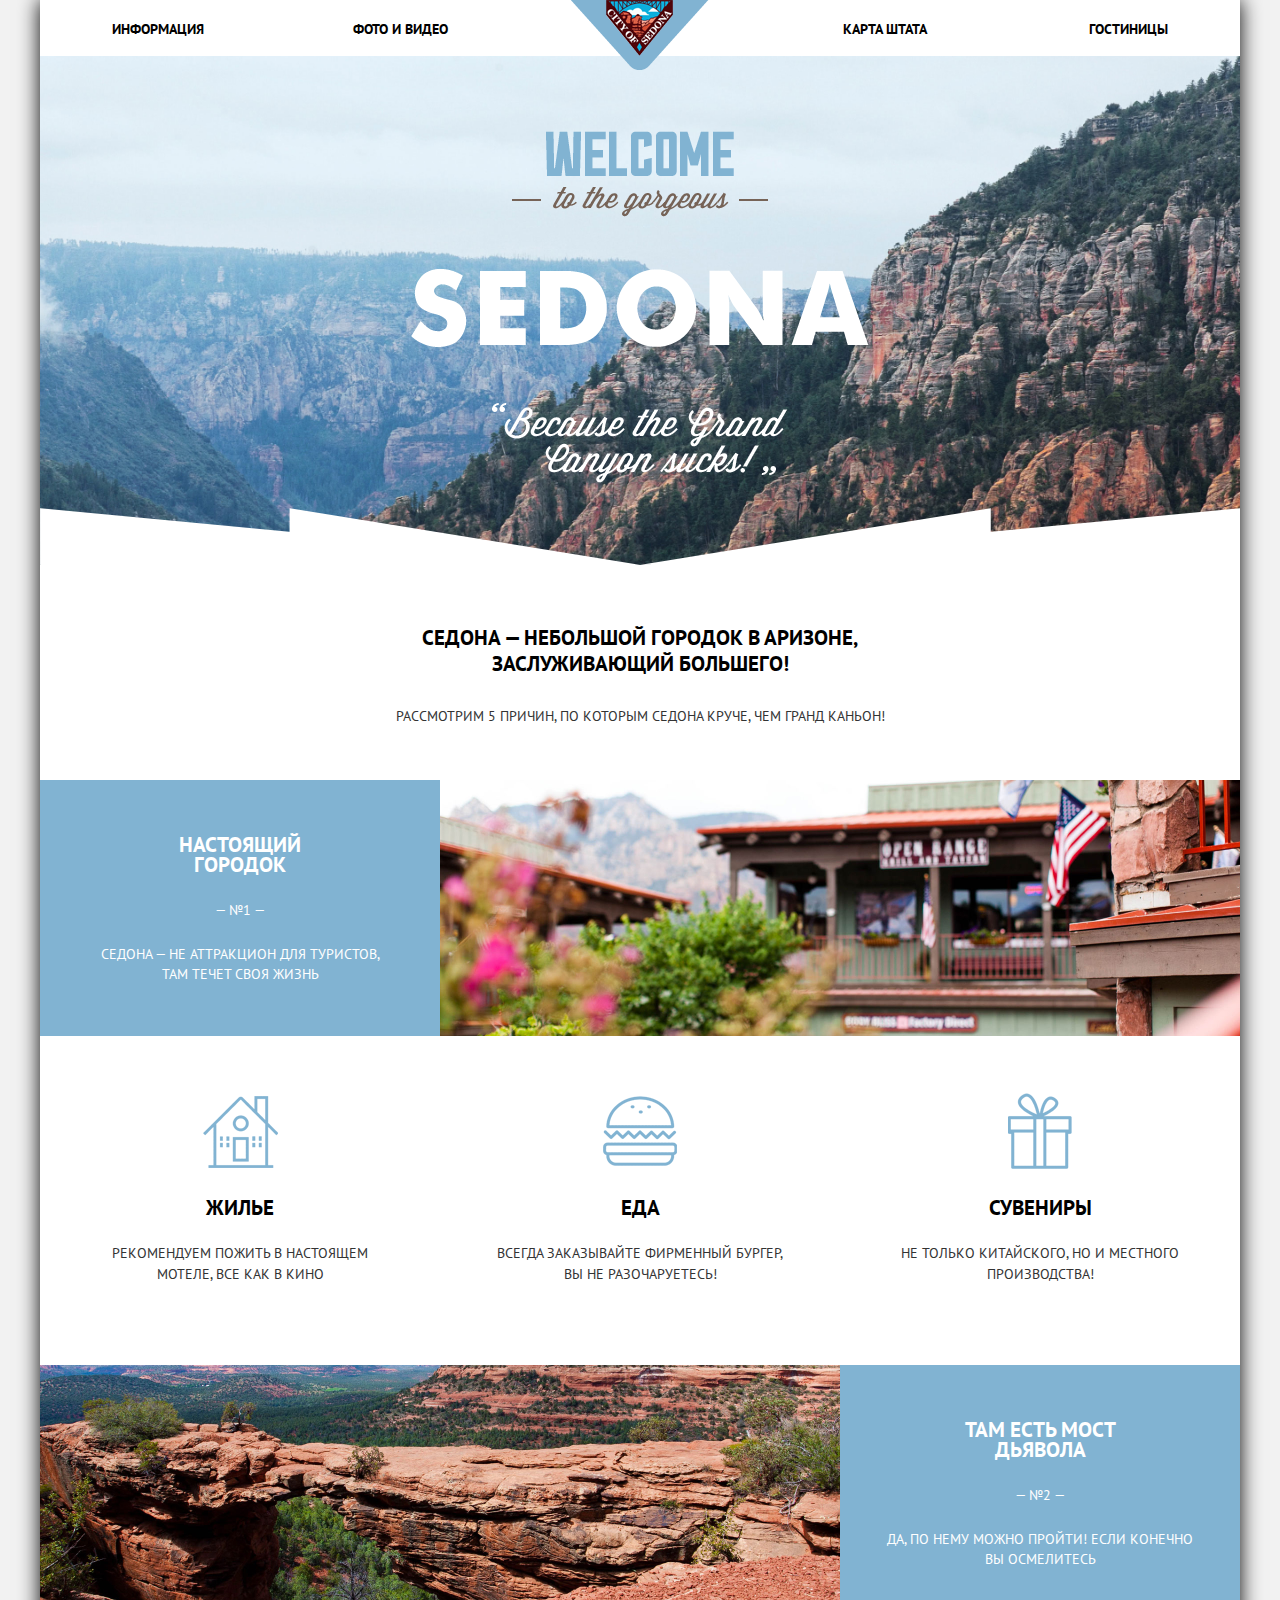
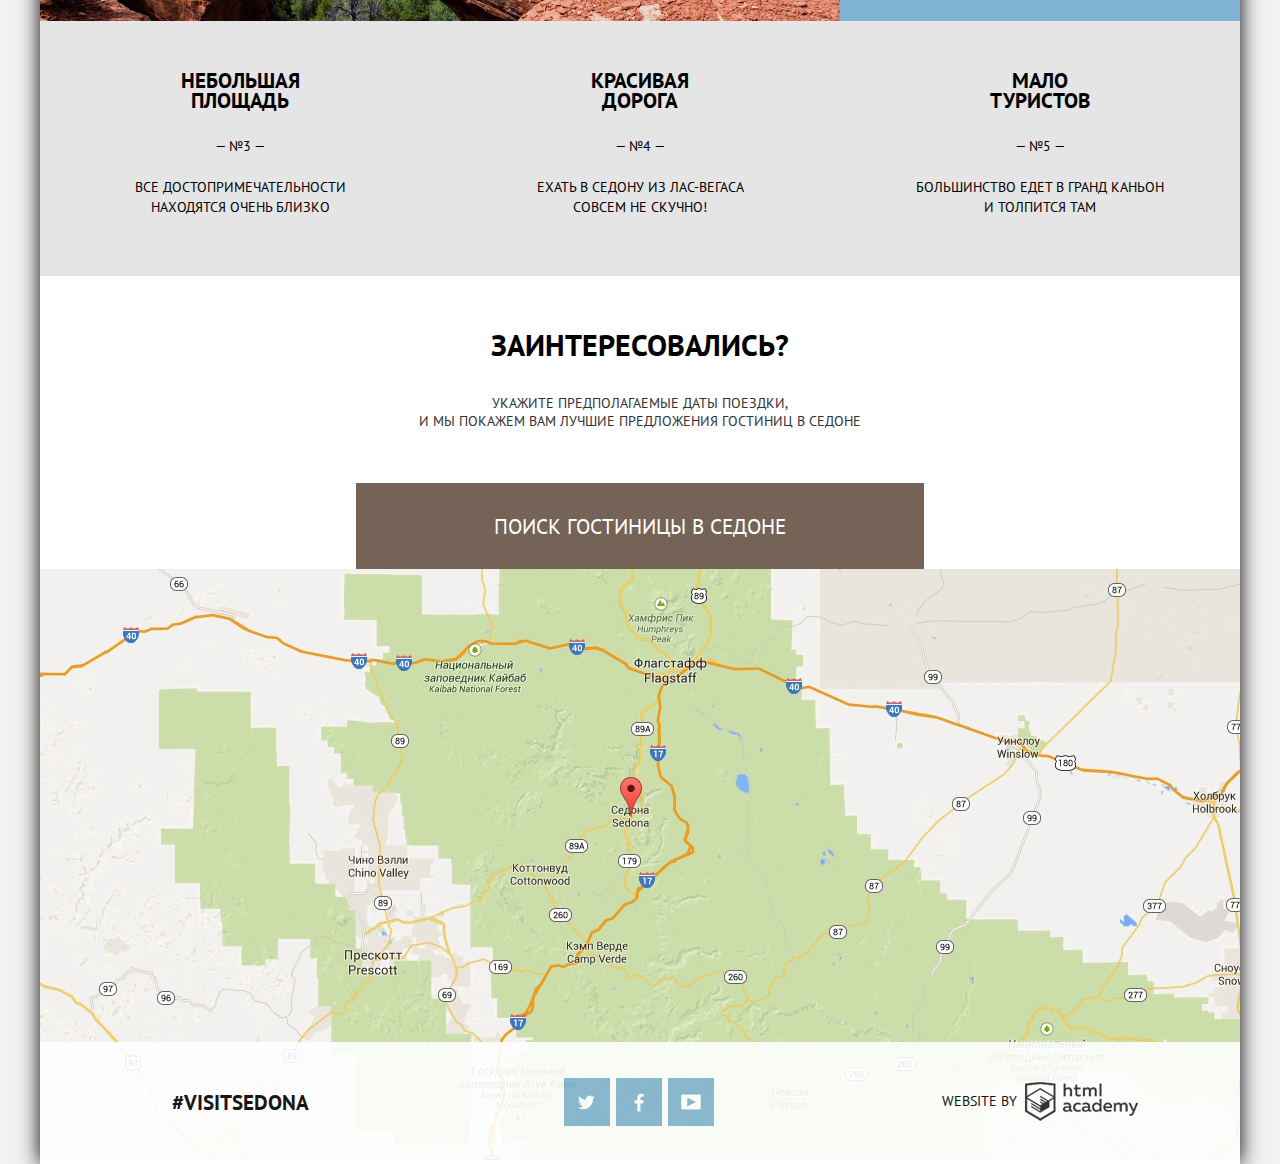
<file: index.html>
<!DOCTYPE html>
<html lang="ru">
  <head>
    <meta charset="utf-8">
    <title>HTML Academy: Седона</title>
    <link href="https://fonts.googleapis.com/css?family=PT+Sans:400,700&amp;subset=cyrillic" rel="stylesheet">
    <link rel="stylesheet" type="text/css" href="css/normalize.css">
    <link rel="stylesheet" type="text/css" href="css/style.min.css">
  </head>
  <body>
    <div class="container">
      <header class="main_header">
        <nav class="main_navigation clearfix">
          <ul class="menu left">
            <li><a class="point" href="#">Информация</a></li>
            <li><a class="point" href="#">Фото и видео</a></li>
          </ul>
          <a class="top_logo"><img width=138 height=70 src="./img/main_menu_logo.png" alt="Логотип"></a>
          <ul class="menu right">
            <li><a class="point" href="#">Карта штата</a></li>
            <li><a class="point" href="./hotels.html">Гостиницы</a></li>
          </ul>
        </nav>
      </header>
      <main>
        <div class="main_logo">
          <img class="welcome" src="./img/welcome_text.png" width="458" height="352" alt="Sedona">
        </div>
        <div class="why_sedona">
          <p class="thesis">Седона — небольшой городок в Аризоне, заслуживающий большего!</p>
          <p class="definition">Рассмотрим 5 причин, по которым Седона круче, чем Гранд Каньон!</p>
        </div>
        <div class="advantages first clearfix">
          <div class="text_description">
            <p class="header">Настоящий городок</p>
            <p class="num">— №1 —</p>
            <p class="description">СЕДОНА — НЕ АТТРАКЦИОН ДЛЯ ТУРИСТОВ, ТАМ ТЕЧЕТ СВОЯ ЖИЗНЬ</p>
          </div>
        </div>
        <div class="recomends clearfix">
          <div class="recomend housing">
            <p class="recomend_thesis">Жилье</p>
            <p class="definition">Рекомендуем пожить в настоящем мотеле, все как в кино</p>
          </div>
          <div class="recomend food">
            <p class="recomend_thesis">Еда</p>
            <p class="definition">Всегда заказывайте фирменный бургер, вы не разочаруетесь!</p>
          </div>
          <div class="recomend souvenirs">
            <p class="recomend_thesis">Сувениры</p>
            <p class="definition">Не только китайского, но и местного производства!</p>
          </div>
        </div>
        <div class="advantages second clearfix">
          <div class="text_description">
            <p class="header">Там есть мост дьявола</p>
            <p class="num">— №2 —</p>
            <p class="description">Да, по нему можно пройти! Если конечно вы осмелитесь</p>
          </div>
        </div>
        <div class="advantages small clearfix">
          <div class="advantage">
            <p class="header">Небольшая площадь</p>
            <p class="num">— №3 —</p>
            <p class="description">ВСЕ достопримечательности находятся очень близко</p>
          </div>
          <div class="advantage">
            <p class="header">Красивая дорога</p>
            <p class="num">— №4 —</p>
            <p class="description">ЕХАТЬ В СЕДОНУ ИЗ ЛАС-ВЕГАСА совсем НЕ СКУЧНО!</p>
          </div>
          <div class="advantage">
            <p class="header">Мало туристов</p>
            <p class="num">— №5 —</p>
            <p class="description">Большинство едет в гранд каньон и толпится там</p>
          </div>
        </div>
        <div class="interested">
          <h3>Заинтересовались?</h3>
          <p class="definition">Укажите предполагаемые даты поездки,<br> и мы покажем вам лучшие предложения гостиниц в Седоне</p>
          <div class="search_container">
            <button class="btn show_hide brown" type="button" name="button">Поиск гостиницы в Седоне</button>
            <div class="form_container">
              <form class="search" action="index.html" method="post">
                <div class="input_date row clearfix">
                  <label class="header" for="checkin_date">Дата заезда:</label>
                  <input class="date_field" type="text" name="check_in_date" value="24 Апреля 2017" id="checkin_date">
                  <button class="btn calendar" type="button"></button>
                </div>
                <div class="input_date row clearfix">
                  <label class="header" for="checkout_date">Дата выезда:</label>
                  <input class="date_field" type="text" name="check_out_date" value="4 июля 2017" id="checkout_date">
                  <button class="btn calendar" type="button"></button>
                </div>
                <div class="row clearfix">
                  <div class="input_num clearfix">
                    <label class="header" for="adult">Взрослые:</label>
                    <button class="btn down" type="button">-</button>
                    <input class="number_field" type="text" value="2" id="adult">
                    <button class="btn up" type="button">+</button>
                  </div>
                  <div class="input_num clearfix">
                    <label class="header" for="child">Дети:</label>
                    <button class="btn down" type="button">-</button>
                    <input class="number_field" type="text" value="0" id="child">
                    <button class="btn up" type="button">+</button>
                  </div>
                </div>
                <input class="find blue" type="submit" name="start_search" value="Найти">
              </form>
            </div>
          </div>
        </div>
        <iframe class="index_map" src="https://www.google.com/maps/embed?pb=!1m18!1m12!1m3!1d498437.66944301646!2d-111.95557383059081!3d34.84396637460876!2m3!1f0!2f0!3f0!3m2!1i1024!2i768!4f13.1!3m3!1m2!1s0x872da132f942b00d%3A0x5548c523fa6c8efd!2z0KHQtdC00L7QvdCwLCDQkNGA0LjQt9C-0L3QsCA4NjMzNiwg0KHQqNCQ!5e0!3m2!1sru!2sru!4v1486992108557" style="border:0" allowfullscreen></iframe>
      </main>
      <footer class="main_footer clearfix index_footer">
        <p class="thesis">#visitsedona</p>
        <div class="footer-social">
          <a class="social-btn social-btn-tweeter" href="#">Вконтакте</a>
          <a class="social-btn social-btn-fb" href="#">Фейсбук</a>
          <a class="social-btn social-btn-youtube" href="#">Инстаграм</a>
        </div>
        <div class="producer">
          <p class="web">Website by</p>
          <a class="producer_logo" href="https://up.htmlacademy.ru"></a>
        </div>
      </footer>
    </div>
    <script src="./js/index_form_mini.js">

    </script>
  </body>
</html>
</file>
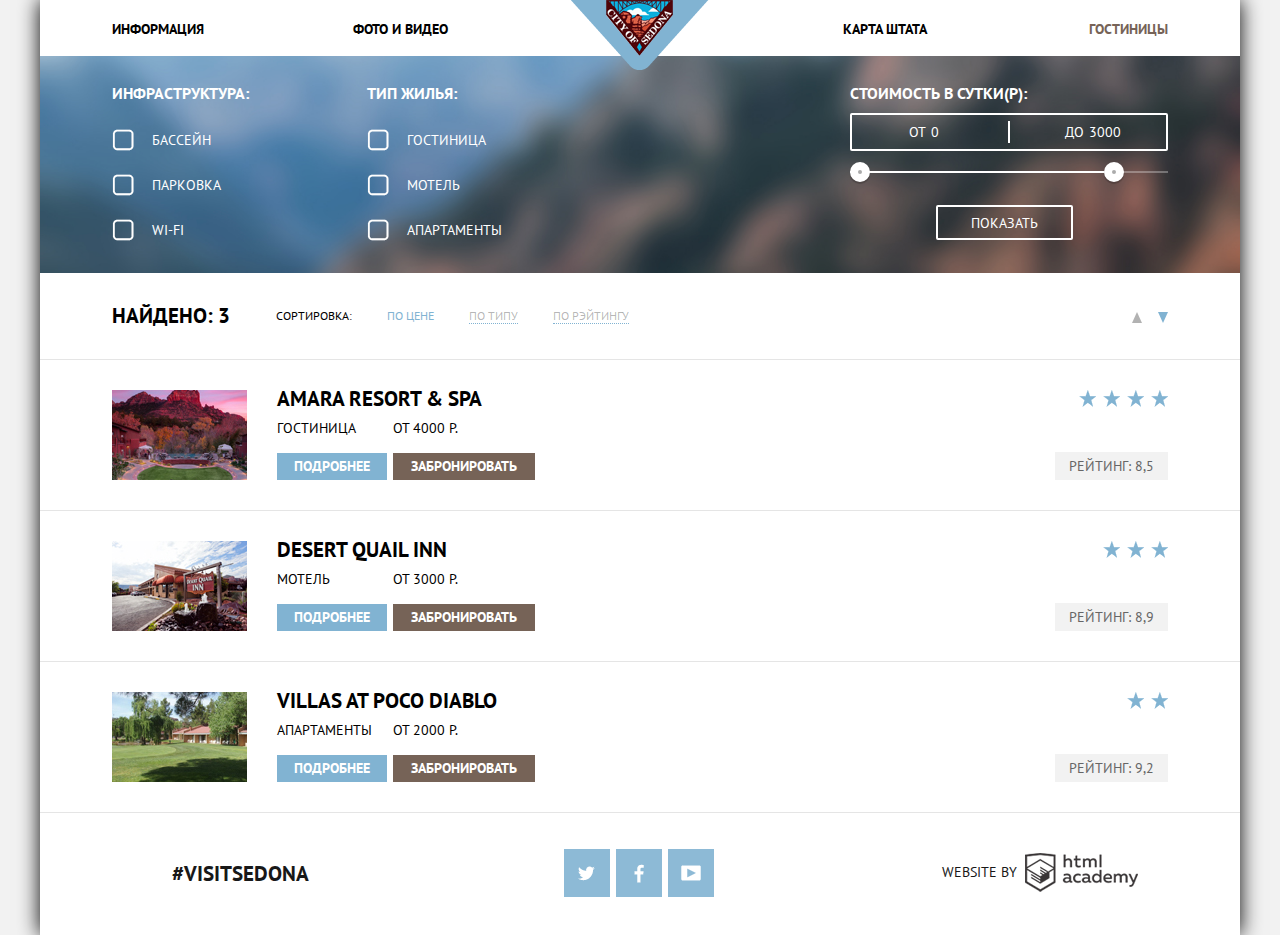
<file: hotels.html>
<!DOCTYPE html>
<html lang="ru">
  <head>
    <meta charset="utf-8">
    <title>HTML Academy: Седона</title>
    <link href="https://fonts.googleapis.com/css?family=PT+Sans:400,700&amp;subset=cyrillic" rel="stylesheet">
    <link rel="stylesheet" type="text/css" href="css/normalize.css">
    <link rel="stylesheet" type="text/css" href="css/style.min.css">
  </head>
  <body>
    <div class="container">
      <header class="main_header clearfix">
        <nav class="main_navigation clearfix">
          <ul class="menu left">
            <li><a class="point" href="#">Информация</a></li>
            <li><a class="point" href="#">Фото и видео</a></li>
          </ul>
          <a href="index.html" class="top_logo"><img width=138 height=70 src="./img/main_menu_logo.png" alt="Логотип"></a>
          <ul class="menu right">
            <li><a class="point" href="#">Карта штата</a></li>
            <li><a class="point current_page">Гостиницы</a></li>
          </ul>
        </nav>
      </header>
      <main>
        <form class="filter clearfix" action="index.html" method="post">
          <div class="left clearfix">
            <fieldset class="infrastructure">
              <legend class="header">Инфраструктура:</legend>
              <ul>
                <li>
                  <input class="flt" type="checkbox" name="pool" id="flt_1">
                  <label for="flt_1">Бассейн</label>
                </li>
                <li>
                  <input class="flt" type="checkbox" name="parking" id="flt_2">
                  <label for="flt_2">Парковка</label>
                </li>
                <li>
                  <input class="flt" type="checkbox" name="wi_fi" id="flt_3">
                  <label for="flt_3">wi-fi</label>
                </li>
              </ul>
            </fieldset>
            <fieldset class="house_type">
              <legend class="header">Тип жилья:</legend>
              <ul>
                <li>
                  <input class="flt" type="checkbox" name="hotel" id="flt_4">
                  <label for="flt_4">Гостиница</label>
                </li>
                <li>
                  <input class="flt" type="checkbox" name="motel" id="flt_5">
                  <label for="flt_5">Мотель</label>
                </li>
                <li>
                  <input class="flt" type="checkbox" name="apartment" id="flt_6">
                  <label for="flt_6">Апартаменты</label>
                </li>
              </ul>
            </fieldset>
          </div>
          <!-- Здесь необходимо сделать двойной ползунок. Из того что я нашёл необходимо использовать jQuery -->
          <!-- Как я понимаю это мы будем проходить чуть позже. Потому здесь пока пусто -->
          <div class="right clearfix">
            <fieldset class="price">
              <legend class="header">Стоимость в сутки(Р):</legend>
              <div class="from_to">
                <label class="from">От<input type="text" name="costFrom" value="0"></label>
                <label class="to">До<input type="text" name="costTo" value="3000"></label>
              </div>
              <div class="range-controls">
                <div class="scale">
                  <div class="bar"></div>
                </div>
                <div class="range-toggle range-toggle-min"></div>
                <div class="range-toggle range-toggle-max"></div>
              </div>-
            </fieldset>
            <input class="show" type="submit" name="start_search" value="Показать">
          </div>
        </form>
        <div class="search_result clearfix">
          <div class="header clearfix">
            <p class="thesis">Найдено: 3</p>
            <p class="thesis_sort">Сортировка:</p>
            <div class="sort_result">
              <ul>
                <li>
                  <a class="sort current_page" href="#">По цене</a>
                </li>
                <li>
                  <a class="sort" href="#">По типу</a>
                </li>
                <li>
                  <a class="sort" href="#">По рэйтингу</a>
                </li>
              </ul>
            </div>
            <div class="arrows">
              <a class="desc" href="#">По убыванию</a>
              <a class="ask disabled" href="#">По возрастанию</a>
            </div>
          </div>
          <div class="result_list">
            <article class="hotel clearfix">
              <img class="hotel_photo" width="135" height="90" src="./img/hotels/amara.jpg" alt="hotel">
              <div class="hotel_description">
                <a class="name" href="#">Amara resort & spa</a>
                <div class="hotel_definition clearfix">
                  <p class="type">Гостиница</p>
                  <p>от 4000 р.</p>
                </div>
                <div class="detail_book clearfix">
                  <a class="detail blue" href="#">Подробнее</a>
                  <a class="book brown" href="#">Забронировать</a>
                </div>
              </div>
              <div class="ratio">
                <ul class="stars">
                  <li class="star">*</li>
                  <li class="star">*</li>
                  <li class="star">*</li>
                  <li class="star">*</li>
                </ul>
                <p class="num_ratio">Рейтинг: 8,5</p>
              </div>
            </article>
            <article class="hotel clearfix">
              <img class="hotel_photo" width="135" height="90" src="./img/hotels/desert_quail_inn.jpg" alt="hotel">
              <div class="hotel_description">
                <a class="name" href="#">Desert quail inn</a>
                <div class="hotel_definition clearfix">
                  <p class="type">Мотель</p>
                  <p>от 3000 р.</p>
                </div>
                <div class="detail_book clearfix">
                  <a class="detail blue" href="#">Подробнее</a>
                  <a class="book brown" href="#">Забронировать</a>
                </div>
              </div>
              <div class="ratio">
                <ul class="stars">
                  <li class="star">*</li>
                  <li class="star">*</li>
                  <li class="star">*</li>
                </ul>
                <p class="num_ratio">Рейтинг: 8,9</p>
              </div>
            </article>
            <article class="hotel clearfix">
              <img class="hotel_photo" width="135" height="90" src="./img/hotels/poco_diablo.jpg" alt="hotel">
              <div class="hotel_description">
                <a class="name" href="#">Villas at poco diablo</a>
                <div class="hotel_definition clearfix">
                  <p class="type">Апартаменты</p>
                  <p>от 2000 р.</p>
                </div>
                <div class="detail_book clearfix">
                  <a class="detail blue" href="#">Подробнее</a>
                  <a class="book brown" href="#">Забронировать</a>
                </div>
              </div>
              <div class="ratio">
                <ul class="stars">
                  <li class="star">*</li>
                  <li class="star">*</li>
                </ul>
                <p class="num_ratio">Рейтинг: 9,2</p>
              </div>
            </article>
          </div>
        </div>
      </main>
      <footer class="main_footer">
        <div class="clearfix">
          <p class="thesis">#visitsedona</p>
          <div class="footer-social">
            <a class="social-btn social-btn-tweeter" href="#">Вконтакте</a>
            <a class="social-btn social-btn-fb" href="#">Фейсбук</a>
            <a class="social-btn social-btn-youtube" href="#">Инстаграм</a>
          </div>
          <div class="producer">
            <p class="web">Website by</p>
            <a class="producer_logo" href="https://up.htmlacademy.ru"></a>
          </div>
        </div>
      </footer>
    </div>
  </body>
</html>
</file>
<file: css/style.min.css>
.calendar:after,.clearfix:after,.from_to::after,.recomend::after,.social-btn::after{content:""}.main_header li,.price,.search,.search .date_field,.show{box-sizing:border-box}.blue,.brown,.calendar,.from_to label,.input_num .btn,.range-toggle,.show,.show_hide{cursor:pointer}.search .date_field,.search .find,.show,.show_hide,body{text-transform:uppercase}body{font-family:"PT Sans",arial,sans-serif;margin:0 auto;background-color:#f2f2f2}.container,.shadow{min-width:768px;max-width:1200px;box-shadow:0 0 20px;margin-left:auto;margin-right:auto;background-color:#fff}.clearfix:after{display:table;clear:both}.container{position:relative}.main_navigation{padding:0 6%}.main_header ul{list-style:none;margin:0;padding:0;width:40%}.advantages .header,.welcome,.why_sedona .thesis{margin-left:auto;margin-right:auto}.main_header .left{float:left;text-align:left}.top_logo{position:absolute;left:0;right:0;margin:auto;z-index:5;width:20%;text-align:center}.main_header .right{float:right;text-align:right}.main_header li{float:left;width:50%;padding:18px 0}.main_header .point{font-size:14px;font-weight:700;text-decoration:none;color:#000}.menu.left li:last-child{padding-left:30px}.menu.right li:first-child{padding-right:30px}.main_header .point:hover:not(.current_page){color:#81b3d2}.main_header .point:active:not(.current_page){color:#000;opacity:.3}.main_header .current_page{color:#766357}.main_logo{height:509px;background:url(./../img/bg_footer_index_page.png) left bottom/100% 57px no-repeat,url(./../img/bg_index_page.jpg) 0 6.91%/100%}.welcome{display:block;width:458px;height:352px;padding-top:75px}.why_sedona{margin-top:60px;margin-bottom:55px}.why_sedona .thesis{width:440px;text-align:center}.definition{text-align:center;margin-top:30px;margin-bottom:0}.advantages{background-color:#81b3d2}.advantages .text_description{float:left;width:33.333333%;text-align:center;color:#fff}.advantages .header{margin-top:55px;font-size:21px;font-weight:700;width:151px;line-height:20px}.advantages .num{margin-top:26px;font-size:14px}.advantages .description{line-height:20px;font-size:14px;min-width:181px;max-width:307px;margin:25px auto 52px}.advantages.first,.advantages.second{background-image:url(./../img/advantages/1.jpg);background-repeat:no-repeat;background-size:66.666666%;background-position:right}.advantages.second{background-image:url(./../img/advantages/2.jpg);background-position:left}.advantages.second .text_description{float:right}.recomends .recomend{float:left;width:33.333333%;text-align:center;background-position:center 60px;background-repeat:no-repeat}.recomends .recomend_thesis{font-size:21px;font-weight:700;margin-top:158px}.recomend{position:relative}.recomend::after{position:absolute;display:block;margin:0 auto;left:0;right:0;top:60px;background:url(./../img/sprite.png) no-repeat}.advantage,.small{background-color:#e5e5e5}.housing::after{width:75px;height:72px;background-position:-10px -346px}.food::after{width:74px;height:70px;background-position:-10px -256px}.recomend.souvenirs::after{top:57px;width:64px;height:76px;background-position:-10px -762px}.recomends .definition{font-size:14px;padding:0 12%;line-height:21px;margin:22px auto 80px}.advantages.small .header{margin-top:50px}.advantages.small .description{padding:0 11%;margin-top:22px;margin-bottom:59px;max-width:261px}.advantage{float:left;width:33.333333%;text-align:center}.interested{text-align:center;margin-left:auto;margin-right:auto;margin-top:46px}.interested h3{font-size:30px;font-weight:700;padding-top:3px}.index_map{height:591px;width:100%;background:url(./../img/map_index_page.jpg) no-repeat}.search_container{width:568px;margin:53px auto 0;position:relative}.form_container{position:absolute;margin-left:auto;margin-right:auto;font-size:14px;font-weight:700;overflow:hidden}.search{padding:55px;background-color:#fff;transition:1s}.show_hide{width:100%;height:86px;font-size:21px;border:0}.search .date_field,.search .header{line-height:38px;font-size:14px;float:left;font-weight:700}.brown{background-color:#766357;color:#fff;outline:0}.brown:hover{background-color:#604e43}.brown:active{background-color:#503e33;color:rgba(255,255,255,.3)}.search .row{height:38px;margin-bottom:30px;vertical-align:middle}.search .header{width:112px;text-align:left}.search .date_field{width:308px;height:inherit;background-color:#f2f2f2;border:0;padding:0 0 0 15px;outline:0}.search .date_field:hover{background-color:#ebebeb}.search .date_field:focus{background:0}.calendar{background-color:#f2f2f2;height:38px;width:38px;float:left;border:0;padding:0;outline:0}.calendar:after{display:block;left:0;right:auto;margin:auto;width:21px;height:22px;background:url(./../img/sprite.png) -10px -10px no-repeat;opacity:.3}.input_num .btn,.search .number_field{height:38px;border:0;padding:0;float:left;outline:0}.calendar:hover:after{opacity:1;background-color:#ebebeb}.calendar:active:after{background-position:-10px -52px}.search .number_field{background-color:#f2f2f2;width:38px;text-align:center}.search .input_num{float:left;width:229px}.input_num .btn{font-weight:700;font-size:26px;color:#a9a9a9}.input_num .btn:hover{color:#000;background-color:#ebebeb}.input_num .btn:active{color:#81b3d2}.input_num .btn{background-color:#f2f2f2;width:38px}.input_num:last-child .header{width:66px;margin-left:49px}.search .find{width:100%;height:58px;border:0;padding:0;font-size:21px;margin-top:23px}.blue{background-color:#81b3d2;color:#fff;outline:0}.blue:hover{background-color:#669ec0}.blue:active{background-color:#5496bd;color:rgba(255,255,255,.3)}.main_footer{background-color:#fff;opacity:.9;padding-top:36px;padding-bottom:36px}.main_footer .thesis{float:left;width:33.333333%;font-size:21px;font-weight:700;text-align:center;margin:0;line-height:50px}.main_footer .footer-social{float:left;width:33.333333%;text-align:center;font-size:0}.social-btn{display:inline-block;font-size:0;width:46px;height:48px;margin-right:6px;vertical-align:top;background-color:#81b3d2;position:relative}.index_footer,.social-btn::after{position:absolute;bottom:0;left:0}.social-btn:first-of-type{margin-left:3px}.social-btn:hover{background-color:#669ec0}.social-btn:active{background-color:#5496bd}.social-btn::after{display:block;width:20px;height:16px;background:url(./../img/sprite.png);margin:auto;right:0;top:0}.social-btn-tweeter::after{width:17px;height:15px;background-position:-10px -895px}.social-btn-tweeter:active::after{width:17px;height:15px;opacity:.3}.social-btn-fb::after{width:10px;height:19px;background-position:-10px -178px}.social-btn-fb:active::after{width:10px;height:19px;opacity:.3}.social-btn-youtube::after{width:20px;height:16px;background-position:-10px -965px}.social-btn-youtube:active::after{width:20px;height:16px;opacity:.3}.main_footer .producer{float:left;width:33.333333%;text-align:center;vertical-align:middle}.producer *{display:inline-block;vertical-align:middle}.producer .web{margin-right:4px;font-size:14px;text-align:center}.producer .producer_logo{width:113px;height:39px;background:url(./../img/sprite.png) -10px -438px no-repeat}.producer .producer_logo:hover{background-position:-10px -497px}.producer .producer_logo:active{opacity:.3}.index_footer{width:100%}.filter{width:inherit;background:url(./../img/bg_hotels_page.jpg) 0 -300px/100% no-repeat #99a1a7;color:#fff;font-size:14px}.filter .left{margin-left:6%;float:left;margin-bottom:20px}.filter .right{margin-right:6%;margin-bottom:20px;float:right;width:26.5%}.filter .header{font-weight:700;margin:0;padding:0;font-size:16px;line-height:21px}.filter .price,.house_type,.infrastructure{margin-top:27px}.filter ul{list-style:none;padding:0}.flt{display:none}.filter label[for^=flt]{padding-left:40px;position:relative;cursor:pointer;display:block;margin-top:27px}.house_type,.infrastructure,.price{border:none;padding:0}.filter label[for^=flt]::before{content:"";display:block;position:absolute;left:0;top:-2px;width:22px;height:22px;background:url(./../img/sprite.png) -10px -94px no-repeat}.from_to,.price{position:relative;font-size:0}.flt:checked+label[for^=flt]::before{width:26px;height:22px;background-position:-10px -136px}.infrastructure{float:left;width:253px;margin-right:0;margin-left:0}.house_type{float:left;margin-right:0}.price .header{margin-bottom:9px}.price{margin:0;width:100%;min-width:220px}.from_to{height:34px;margin-bottom:20px;border:2px solid #fff;border-radius:2px;text-align:center}.from_to::after{position:absolute;top:50%;left:50%;width:2px;height:22px;background:#fff;-webkit-transform:translate(-50%,-50%);-ms-transform:translate(-50%,-50%);transform:translate(-50%,-50%)}.from_to label{display:inline-block;font-size:14px;line-height:34px;vertical-align:top}.from_to .from,.from_to .to{width:50%;padding-left:10%;box-sizing:border-box}.price input{width:50px;margin:0 0 0 3px;color:inherit;font:inherit;background:0 0;border:none;outline:0;line-height:1px}.range-controls{position:relative;margin-bottom:32px}.range-controls .scale{height:2px;background:rgba(255,255,255,.3)}.range-controls .bar{width:80%;height:2px;background:#fff}.range-toggle{position:absolute;top:-9px;width:4px;height:4px;background:#ababab;border:8px solid #fff;border-radius:50%;box-shadow:0 2px 1px 0 rgba(0,1,1,.2)}.range-toggle:hover{background:#1c4f80}.range-toggle-min{left:0}.range-toggle-max{left:80%}.show{display:table;margin-left:27%;border:2px solid #fff;border-radius:2px;background:rgba(255,255,255,0);width:137px;height:35px;color:#fff;outline:0}.arrows a,.sort_result li{display:inline-block;vertical-align:bottom}.show:hover{background-color:#fff;color:#000}.search_result{width:100%}.search_result .header{padding:30px 6%;border-bottom:1px solid #e5e5e5}.search_result .thesis{margin-top:0;margin-bottom:0;float:left;width:164px}.search_result .thesis_sort{float:left;margin-top:0;margin-bottom:0;font-size:12px;line-height:26px}.sort_result{float:left}.sort_result ul{list-style:none;padding:0;margin:0;font-size:0}.sort_result li{font-size:12px;line-height:26px}.sort_result .sort{margin-left:35px;text-decoration:none;color:rgba(0,0,0,.3);border-bottom:1px dotted #81b3d2}.sort_result .sort:hover{color:#81b3d2;opacity:1}.sort_result .sort:active:not(.current_page){color:#000;border-bottom:0}.sort_result .current_page{color:#81b3d2;border-bottom:0}.arrows{float:right}.arrows a{font-size:0;width:0;height:0;border-style:solid;border-width:10px 5.5px 0;border-color:#000 transparent transparent;opacity:.3}.arrows a:hover{opacity:1}.arrows .desc{margin-right:12px;border-style:solid;border-width:0 5.5px 11px;border-color:transparent transparent #000;opacity:.3}.arrows .desc:active,.desc.disabled{border-style:solid;border-width:0 5.5px 11px;border-color:transparent transparent #81b3d2;opacity:1}.arrows .ask:active,.ask.disabled{border-style:solid;border-width:11px 5.5px 0;border-color:#81b3d2 transparent transparent;opacity:1}.result_list .hotel{padding:30px 6%;border-bottom:1px solid #e5e5e5}.result_list .hotel_photo{float:left}.result_list .hotel_description{float:left;margin-left:30px;height:90px}.hotel_description .name{font-size:21px;font-weight:700;text-decoration:none;color:#000;line-height:0}.hotel_description .name:hover{color:#81b3d2}.hotel_description .name:active{color:rgba(0,0,0,.3)}.hotel_definition{font-size:14px;text-align:left;margin-bottom:7px}.hotel_definition p{float:left;margin:9px 0}.hotel_definition .type{min-width:116px}.hotel_description .book,.hotel_description .detail{height:27px;display:block;text-transform:uppercase;font-weight:700;font-size:14px;text-decoration:none;line-height:27px;text-align:center;float:left}.hotel_description .detail{width:110px}.hotel_description .book{width:142px;margin-left:6px}.ratio{float:right}.ratio .stars{list-style:none;margin:0;padding:0;font-size:0;text-align:right}.ratio .star{display:inline-block;vertical-align:top;width:17px;height:17px;background:url(./../img/sprite.png) -10px -858px no-repeat;margin-left:7px}.ratio .num_ratio{background-color:#f2f2f2;color:#666;margin:45px 0 0;font-size:14px;padding:5px 14px}.thesis{font-size:21px;line-height:26px;font-weight:700}.definition{font-size:14px;color:#333}.show_search{-webkit-transform:translateY(-500px);-ms-transform:translateY(-500px);transform:translateY(-500px)}
</file>
